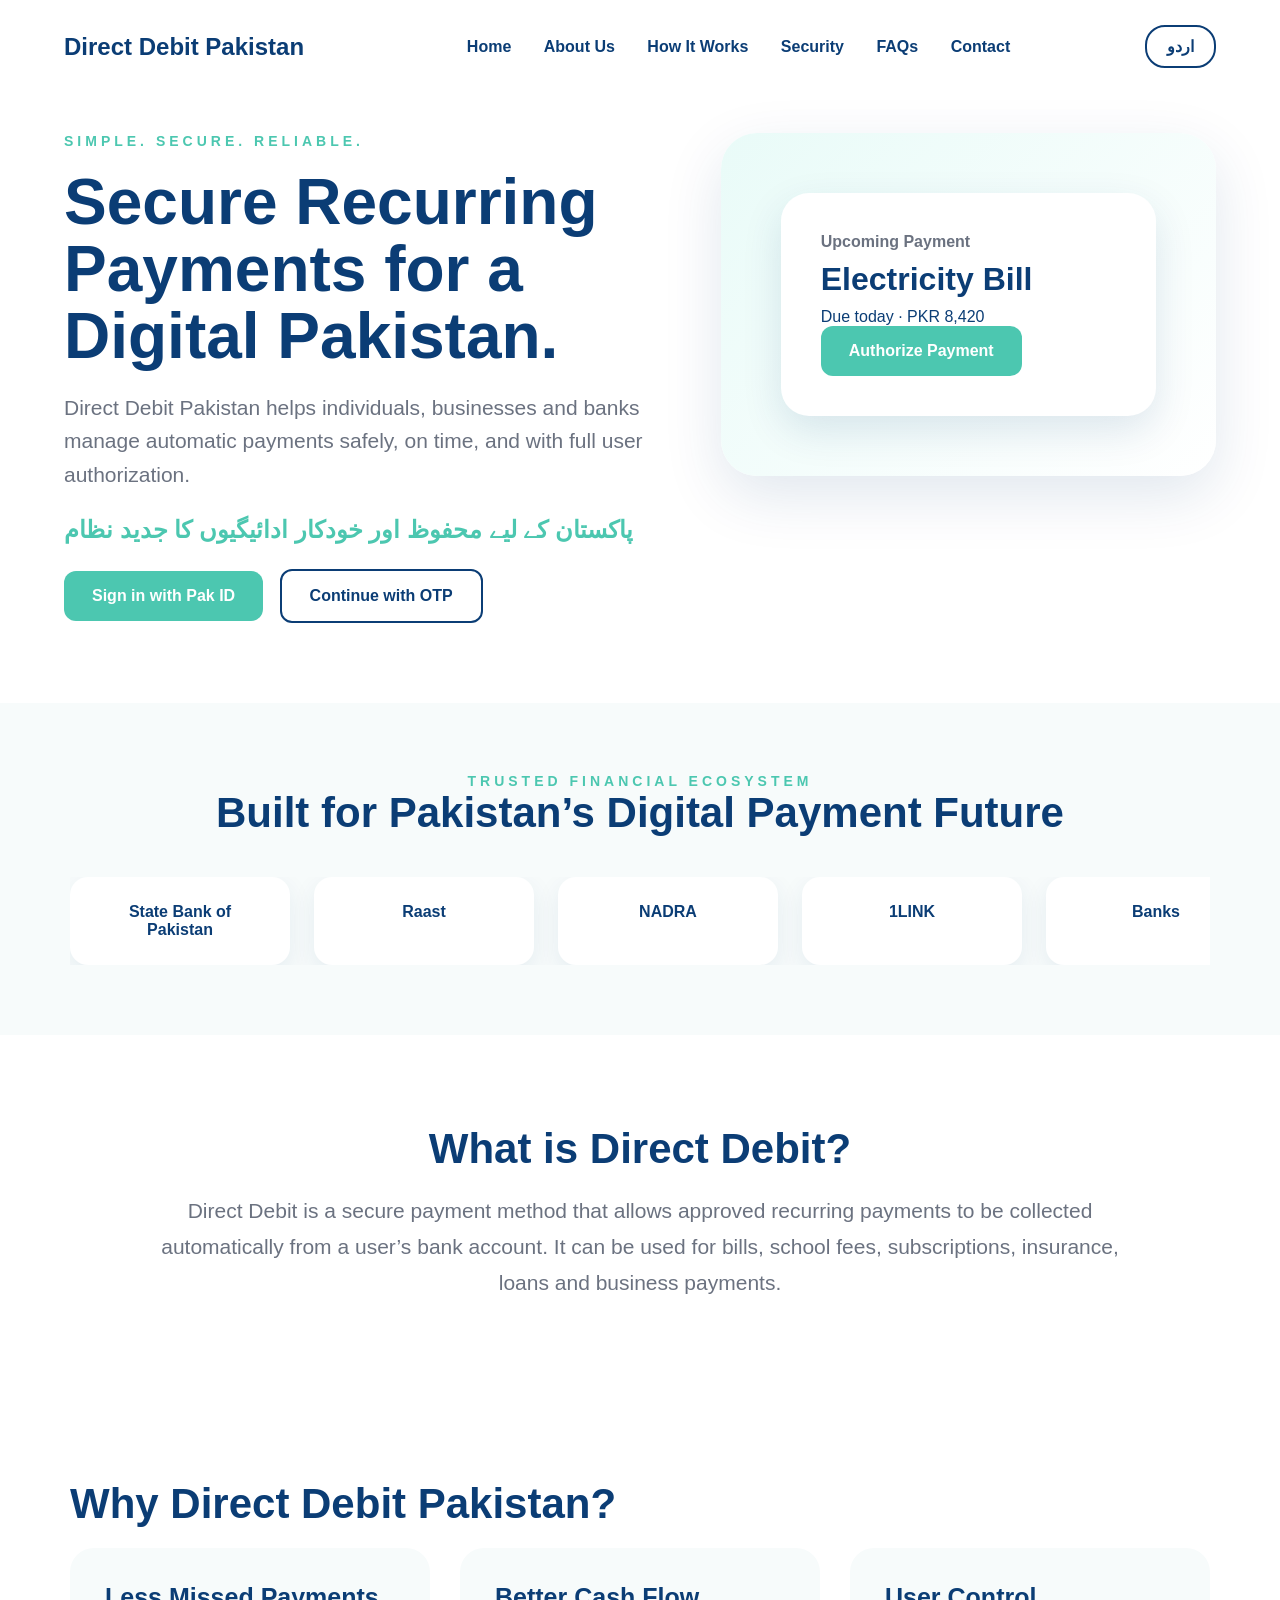
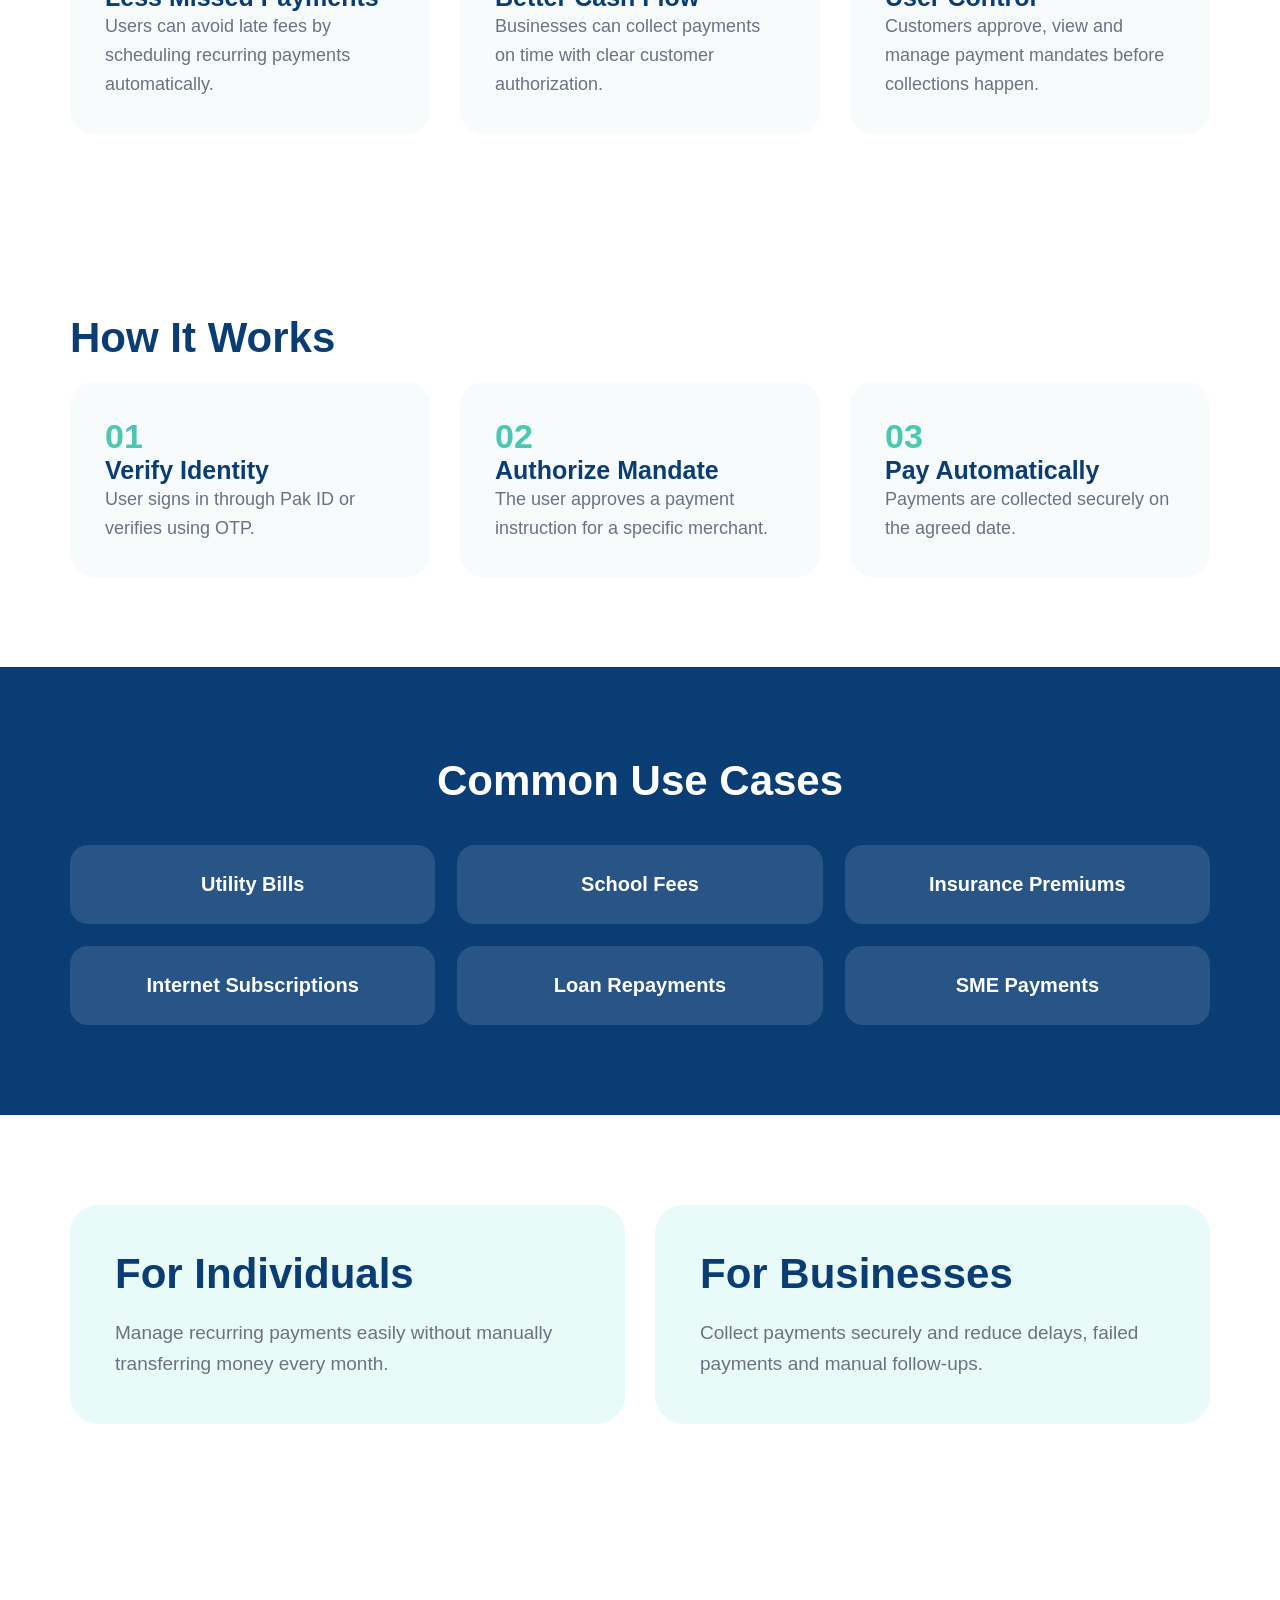
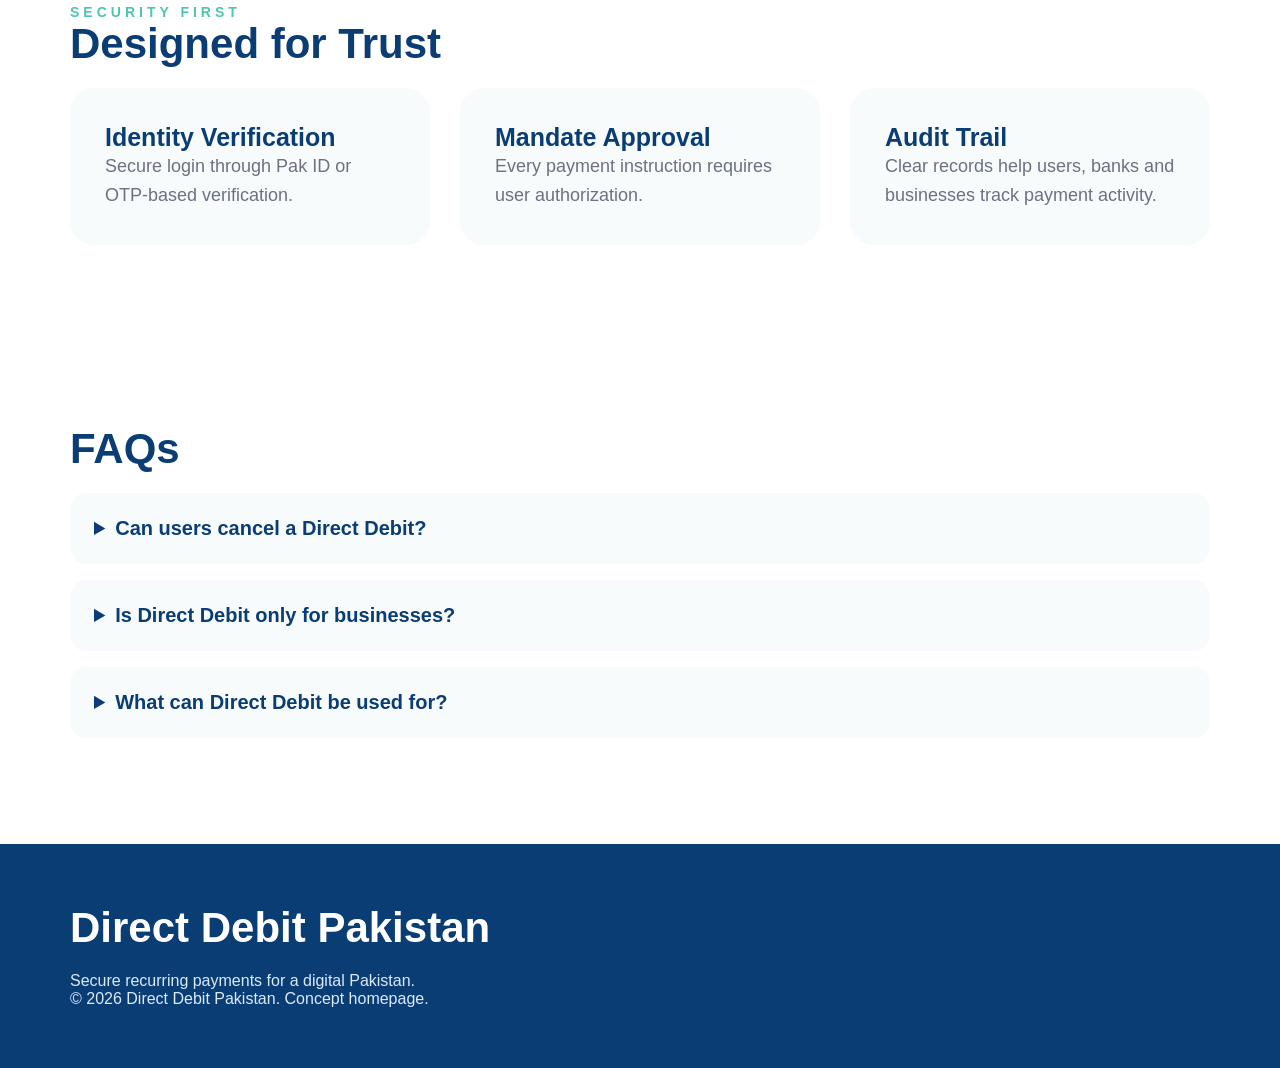
<file: index.html>
<!DOCTYPE html>
<html lang="en">
<head>
    <meta charset="UTF-8">
    <meta name="viewport" content="width=device-width, initial-scale=1.0">
    <title>Direct Debit Pakistan</title>
    <link rel="stylesheet" href="style.css">
</head>
<script>
const observer = new IntersectionObserver((entries) => {
    entries.forEach(entry => {
        if(entry.isIntersecting){
            entry.target.classList.add('show');
        }
    });
});

document.querySelectorAll('.fade-in').forEach((el)=>{
    observer.observe(el);
});
</script>







<body>

<header class="navbar">
    <div class="logo">Direct Debit Pakistan</div>

    <nav>
        <a href="#">Home</a>
        <a href="#about">About Us</a>
        <a href="#how">How It Works</a>
        <a href="#security">Security</a>
        <a href="#faqs">FAQs</a>
        <a href="#contact">Contact</a>
    </nav>

    <a href="urdu.html" class="language-btn">اردو</a>
</header>

<section class="hero">
    <div class="hero-text">
        <p class="eyebrow">SIMPLE. SECURE. RELIABLE.</p>

        <h1 id="hero-title">Secure Recurring Payments for a Digital Pakistan.</h1>

        <p class="subtitle">
            Direct Debit Pakistan helps individuals, businesses and banks manage automatic payments safely, on time, and with full user authorization.
        </p>

        <p class="urdu-line">
            پاکستان کے لیے محفوظ اور خودکار ادائیگیوں کا جدید نظام
        </p>

        <div class="hero-buttons">
            <button>Sign in with Pak ID</button>
            <button class="outline-btn">Continue with OTP</button>
        </div>
    </div>

    <div class="hero-card">
        <div class="payment-card">
            <p class="card-label">Upcoming Payment</p>
            <h3>Electricity Bill</h3>
            <p>Due today · PKR 8,420</p>
            <button>Authorize Payment</button>
        </div>
    </div>
</section>

<section class="partners">
    <p class="eyebrow">TRUSTED FINANCIAL ECOSYSTEM</p>
    <h2>Built for Pakistan’s Digital Payment Future</h2>

    <div class="logo-slider">
        <div class="logo-track">
            <div class="partner-logo">State Bank of Pakistan</div>
            <div class="partner-logo">Raast</div>
            <div class="partner-logo">NADRA</div>
            <div class="partner-logo">1LINK</div>
            <div class="partner-logo">Banks</div>
            <div class="partner-logo">Fintechs</div>

            <div class="partner-logo">State Bank of Pakistan</div>
            <div class="partner-logo">Raast</div>
            <div class="partner-logo">NADRA</div>
            <div class="partner-logo">1LINK</div>
            <div class="partner-logo">Banks</div>
            <div class="partner-logo">Fintechs</div>
        </div>
    </div>
</section>

<section class="about" id="about">
    <h2>What is Direct Debit?</h2>
    <p>
        Direct Debit is a secure payment method that allows approved recurring payments to be collected automatically from a user’s bank account. It can be used for bills, school fees, subscriptions, insurance, loans and business payments.
    </p>
</section>

<section class="why">
    <h2>Why Direct Debit Pakistan?</h2>

    <div class="grid">
        <div class="box">
            <h3>Less Missed Payments</h3>
            <p>Users can avoid late fees by scheduling recurring payments automatically.</p>
        </div>

        <div class="box">
            <h3>Better Cash Flow</h3>
            <p>Businesses can collect payments on time with clear customer authorization.</p>
        </div>

        <div class="box">
            <h3>User Control</h3>
            <p>Customers approve, view and manage payment mandates before collections happen.</p>
        </div>
    </div>
</section>

<section class="how" id="how">
    <h2>How It Works</h2>

    <div class="steps">
        <div class="step">
            <span>01</span>
            <h3>Verify Identity</h3>
            <p>User signs in through Pak ID or verifies using OTP.</p>
        </div>

        <div class="step">
            <span>02</span>
            <h3>Authorize Mandate</h3>
            <p>The user approves a payment instruction for a specific merchant.</p>
        </div>

        <div class="step">
            <span>03</span>
            <h3>Pay Automatically</h3>
            <p>Payments are collected securely on the agreed date.</p>
        </div>
    </div>
</section>

<section class="use-cases">
    <h2>Common Use Cases</h2>

    <div class="use-grid">
        <div>Utility Bills</div>
        <div>School Fees</div>
        <div>Insurance Premiums</div>
        <div>Internet Subscriptions</div>
        <div>Loan Repayments</div>
        <div>SME Payments</div>
    </div>
</section>

<section class="audience">
    <div>
        <h2>For Individuals</h2>
        <p>Manage recurring payments easily without manually transferring money every month.</p>
    </div>

    <div>
        <h2>For Businesses</h2>
        <p>Collect payments securely and reduce delays, failed payments and manual follow-ups.</p>
    </div>
</section>

<section class="security" id="security">
    <p class="eyebrow">SECURITY FIRST</p>
    <h2>Designed for Trust</h2>

    <div class="grid">
        <div class="box">
            <h3>Identity Verification</h3>
            <p>Secure login through Pak ID or OTP-based verification.</p>
        </div>

        <div class="box">
            <h3>Mandate Approval</h3>
            <p>Every payment instruction requires user authorization.</p>
        </div>

        <div class="box">
            <h3>Audit Trail</h3>
            <p>Clear records help users, banks and businesses track payment activity.</p>
        </div>
    </div>
</section>

<section class="faqs" id="faqs">
    <h2>FAQs</h2>

    <details>
        <summary>Can users cancel a Direct Debit?</summary>
        <p>Yes. Users should be able to view, manage or cancel active payment mandates.</p>
    </details>

    <details>
        <summary>Is Direct Debit only for businesses?</summary>
        <p>No. It benefits individuals, businesses, banks, fintechs and service providers.</p>
    </details>

    <details>
        <summary>What can Direct Debit be used for?</summary>
        <p>It can be used for bills, fees, subscriptions, insurance, rent and other recurring payments.</p>
    </details>
</section>

<footer id="contact">
    <h2>Direct Debit Pakistan</h2>
    <p>Secure recurring payments for a digital Pakistan.</p>
    <p>© 2026 Direct Debit Pakistan. Concept homepage.</p>
</footer>
<script src="script.js"></script>
</body>
</html>
</file>
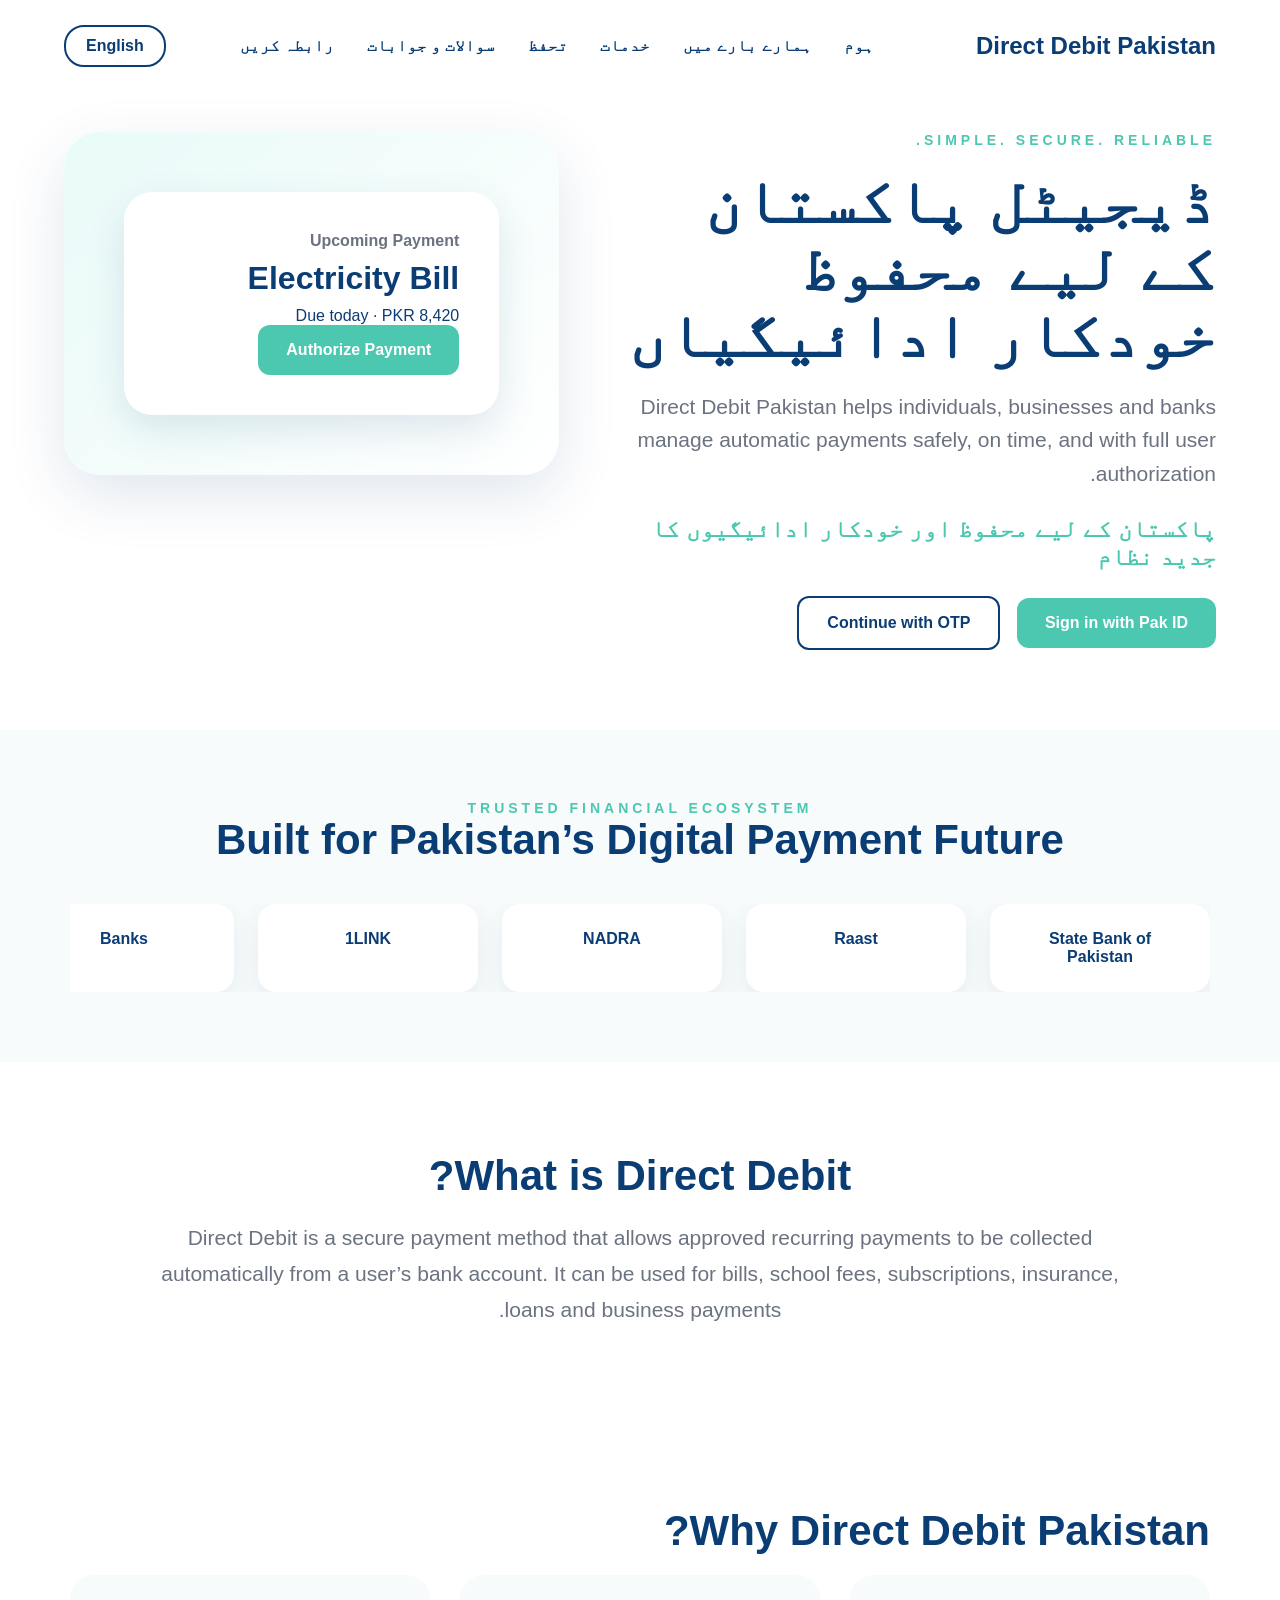
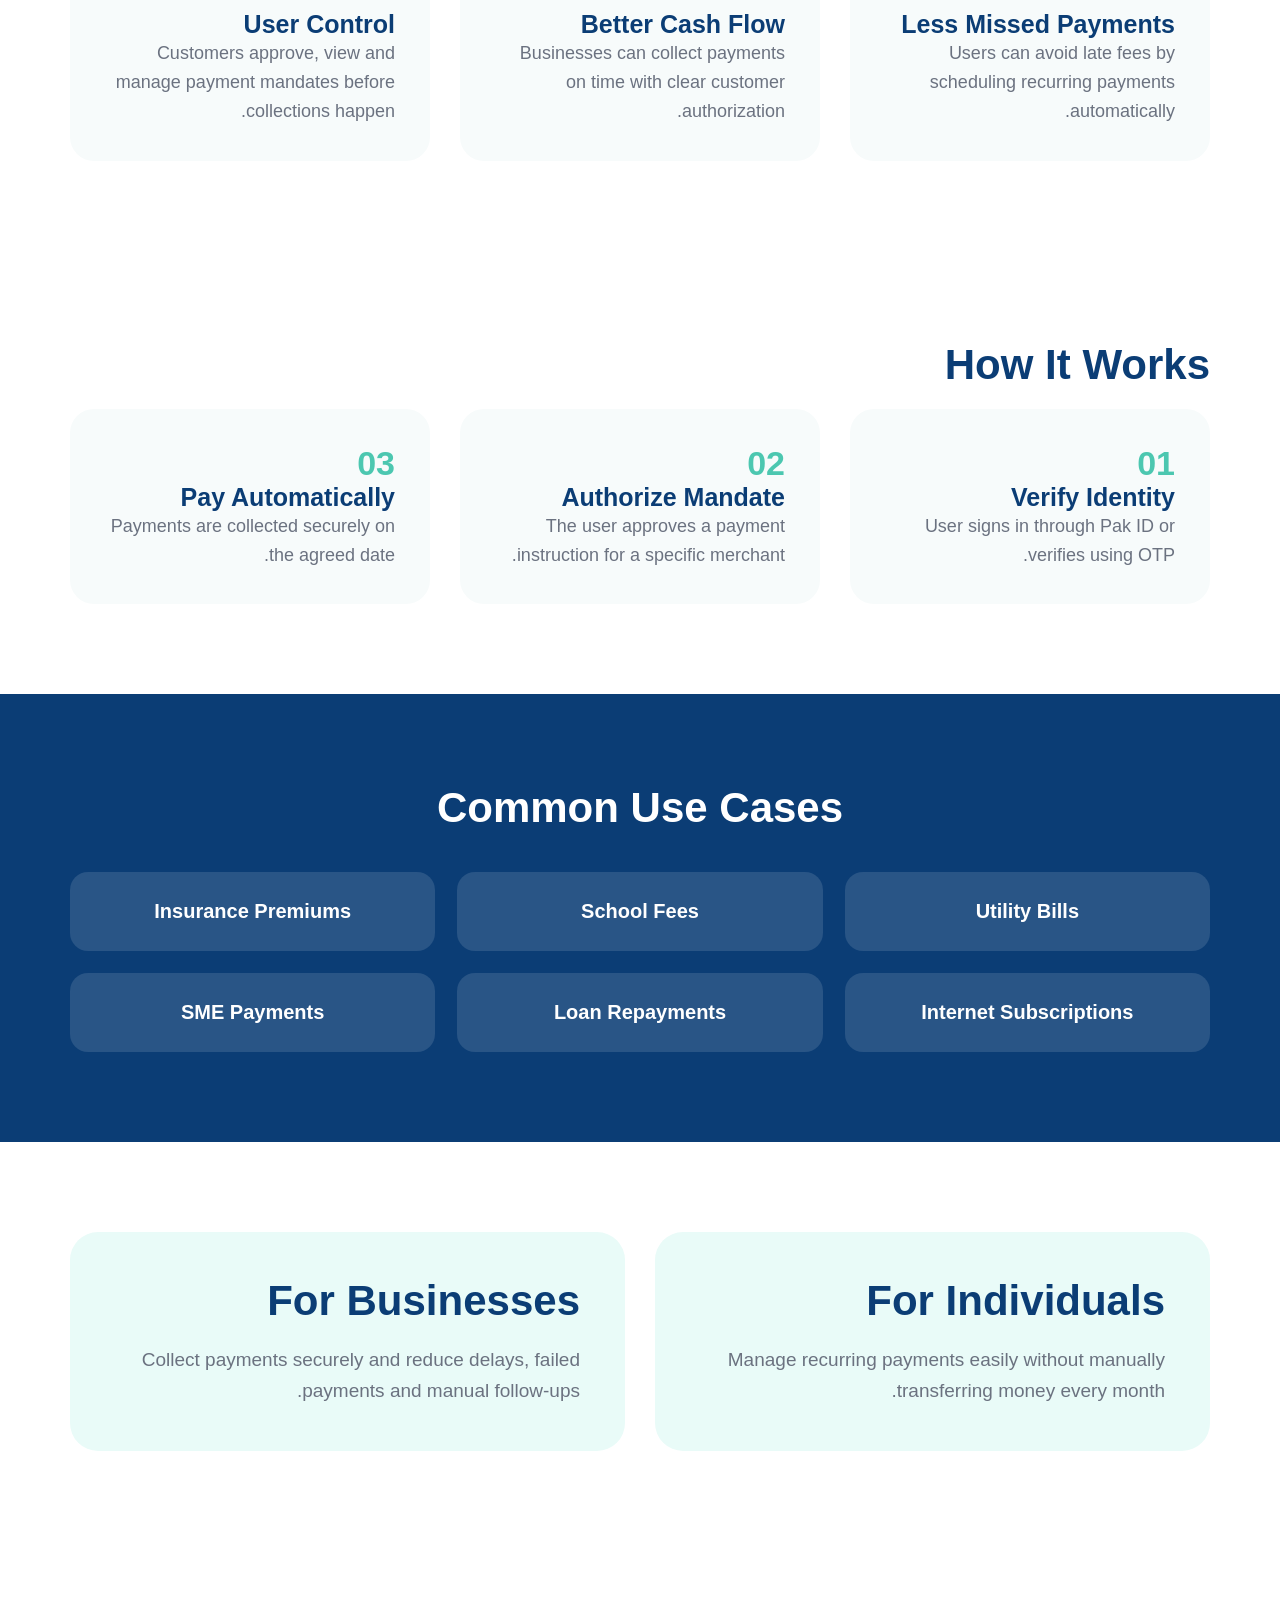
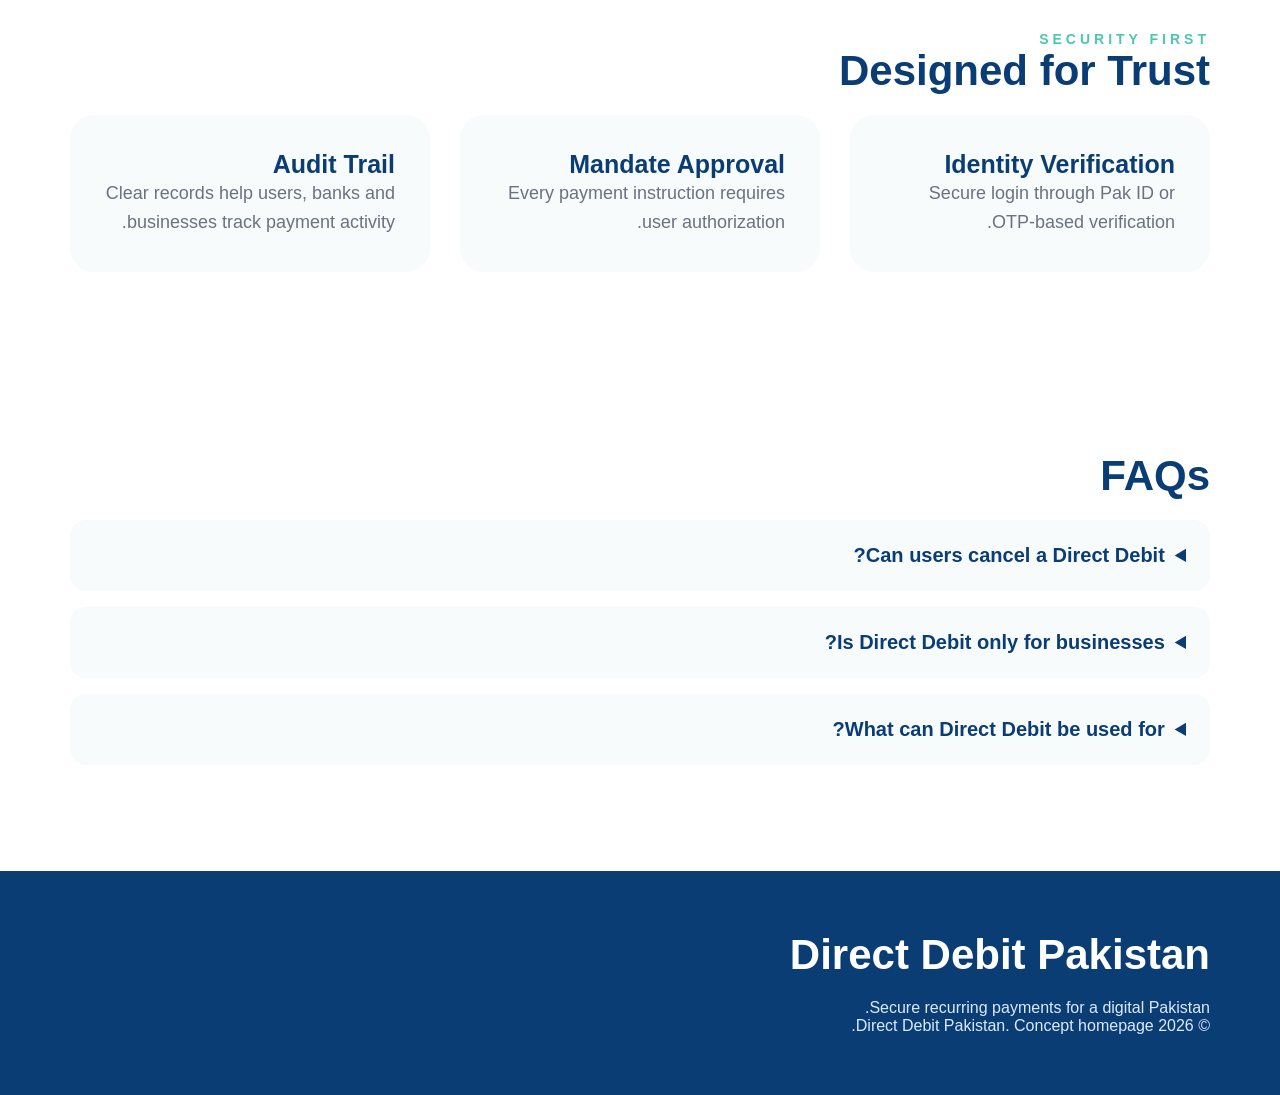
<file: urdu.html>
<!DOCTYPE html>
<html lang="ur" dir="rtl">
<head>
    <meta charset="UTF-8">
    <meta name="viewport" content="width=device-width, initial-scale=1.0">
    <title>Direct Debit Pakistan</title>
    <link rel="stylesheet" href="style.css">
</head>
<script>
const observer = new IntersectionObserver((entries) => {
    entries.forEach(entry => {
        if(entry.isIntersecting){
            entry.target.classList.add('show');
        }
    });
});

document.querySelectorAll('.fade-in').forEach((el)=>{
    observer.observe(el);
});
</script>






<body>

<header class="navbar">
    <div class="logo">Direct Debit Pakistan</div>

    <nav>
        <a href="#">ہوم</a>
        <a href="#about">ہمارے بارے میں</a>
        <a href="#how">خدمات</a>
        <a href="#security">تحفظ</a>
        <a href="#faqs">سوالات و جوابات</a>
        <a href="#contact">رابطہ کریں</a>
    </nav>

    <a href="index.html" class="language-btn">English</a>
</header>

<section class="hero">
    <div class="hero-text">
        <p class="eyebrow">SIMPLE. SECURE. RELIABLE.</p>

        <h1 id="hero-title">ڈیجیٹل پاکستان کے لیے محفوظ خودکار ادائیگیاں</h1>

        <p class="subtitle">
            Direct Debit Pakistan helps individuals, businesses and banks manage automatic payments safely, on time, and with full user authorization.
        </p>

        <p class="urdu-line">
            پاکستان کے لیے محفوظ اور خودکار ادائیگیوں کا جدید نظام
        </p>

        <div class="hero-buttons">
            <button>Sign in with Pak ID</button>
            <button class="outline-btn">Continue with OTP</button>
        </div>
    </div>

    <div class="hero-card">
        <div class="payment-card">
            <p class="card-label">Upcoming Payment</p>
            <h3>Electricity Bill</h3>
            <p>Due today · PKR 8,420</p>
            <button>Authorize Payment</button>
        </div>
    </div>
</section>

<section class="partners">
    <p class="eyebrow">TRUSTED FINANCIAL ECOSYSTEM</p>
    <h2>Built for Pakistan’s Digital Payment Future</h2>

    <div class="logo-slider">
        <div class="logo-track">
            <div class="partner-logo">State Bank of Pakistan</div>
            <div class="partner-logo">Raast</div>
            <div class="partner-logo">NADRA</div>
            <div class="partner-logo">1LINK</div>
            <div class="partner-logo">Banks</div>
            <div class="partner-logo">Fintechs</div>

            <div class="partner-logo">State Bank of Pakistan</div>
            <div class="partner-logo">Raast</div>
            <div class="partner-logo">NADRA</div>
            <div class="partner-logo">1LINK</div>
            <div class="partner-logo">Banks</div>
            <div class="partner-logo">Fintechs</div>
        </div>
    </div>
</section>

<section class="about" id="about">
    <h2>What is Direct Debit?</h2>
    <p>
        Direct Debit is a secure payment method that allows approved recurring payments to be collected automatically from a user’s bank account. It can be used for bills, school fees, subscriptions, insurance, loans and business payments.
    </p>
</section>

<section class="why">
    <h2>Why Direct Debit Pakistan?</h2>

    <div class="grid">
        <div class="box">
            <h3>Less Missed Payments</h3>
            <p>Users can avoid late fees by scheduling recurring payments automatically.</p>
        </div>

        <div class="box">
            <h3>Better Cash Flow</h3>
            <p>Businesses can collect payments on time with clear customer authorization.</p>
        </div>

        <div class="box">
            <h3>User Control</h3>
            <p>Customers approve, view and manage payment mandates before collections happen.</p>
        </div>
    </div>
</section>

<section class="how" id="how">
    <h2>How It Works</h2>

    <div class="steps">
        <div class="step">
            <span>01</span>
            <h3>Verify Identity</h3>
            <p>User signs in through Pak ID or verifies using OTP.</p>
        </div>

        <div class="step">
            <span>02</span>
            <h3>Authorize Mandate</h3>
            <p>The user approves a payment instruction for a specific merchant.</p>
        </div>

        <div class="step">
            <span>03</span>
            <h3>Pay Automatically</h3>
            <p>Payments are collected securely on the agreed date.</p>
        </div>
    </div>
</section>

<section class="use-cases">
    <h2>Common Use Cases</h2>

    <div class="use-grid">
        <div>Utility Bills</div>
        <div>School Fees</div>
        <div>Insurance Premiums</div>
        <div>Internet Subscriptions</div>
        <div>Loan Repayments</div>
        <div>SME Payments</div>
    </div>
</section>

<section class="audience">
    <div>
        <h2>For Individuals</h2>
        <p>Manage recurring payments easily without manually transferring money every month.</p>
    </div>

    <div>
        <h2>For Businesses</h2>
        <p>Collect payments securely and reduce delays, failed payments and manual follow-ups.</p>
    </div>
</section>

<section class="security" id="security">
    <p class="eyebrow">SECURITY FIRST</p>
    <h2>Designed for Trust</h2>

    <div class="grid">
        <div class="box">
            <h3>Identity Verification</h3>
            <p>Secure login through Pak ID or OTP-based verification.</p>
        </div>

        <div class="box">
            <h3>Mandate Approval</h3>
            <p>Every payment instruction requires user authorization.</p>
        </div>

        <div class="box">
            <h3>Audit Trail</h3>
            <p>Clear records help users, banks and businesses track payment activity.</p>
        </div>
    </div>
</section>

<section class="faqs" id="faqs">
    <h2>FAQs</h2>

    <details>
        <summary>Can users cancel a Direct Debit?</summary>
        <p>Yes. Users should be able to view, manage or cancel active payment mandates.</p>
    </details>

    <details>
        <summary>Is Direct Debit only for businesses?</summary>
        <p>No. It benefits individuals, businesses, banks, fintechs and service providers.</p>
    </details>

    <details>
        <summary>What can Direct Debit be used for?</summary>
        <p>It can be used for bills, fees, subscriptions, insurance, rent and other recurring payments.</p>
    </details>
</section>

<footer id="contact">
    <h2>Direct Debit Pakistan</h2>
    <p>Secure recurring payments for a digital Pakistan.</p>
    <p>© 2026 Direct Debit Pakistan. Concept homepage.</p>
</footer>
<script src="script.js"></script>
</body>
</html>
</file>
<file: style.css>
* {
    margin: 0;
    padding: 0;
    box-sizing: border-box;
}

body {
    margin: 0;
}


* {
    box-sizing: border-box;
}
.box,
.step,
.partner-logo,
.audience div {
    transition: all 0.3s ease;
}

.box:hover,
.step:hover,
.partner-logo:hover,
.audience div:hover {
    transform: translateY(-8px);
}
body {
    margin: 0;
    font-family: 'Inter', sans-serif;
    color: #0B3D75;
    background: #ffffff;
}
html {
    scroll-behavior: smooth;
}
.navbar {
    display: flex;
    justify-content: space-between;
    align-items: center;
    padding: 25px 5%;
}
button {
    transition: all 0.3s ease;
}

.fade-in {
    opacity: 0;
    transform: translateY(40px);
    transition: all 0.8s ease;
}

.fade-in.show {
    opacity: 1;
    transform: translateY(0);
}

.payment-card {
    animation: float 4s ease-in-out infinite;
}

@keyframes float {

    0% {
        transform: translateY(0);
    }

    50% {
        transform: translateY(-10px);
    }

    100% {
        transform: translateY(0);
    }
}

button:hover {
    transform: translateY(-3px);
}
.logo {
    font-size: 24px;
    font-weight: 800;
}

nav a {
    text-decoration: none;
    color: #0B3D75;
    margin-left: 28px;
    font-weight: 700;
}

.language-btn {
    background: white;
    color: #0B3D75;
    border: 2px solid #0B3D75;
    border-radius: 20px;
    padding: 10px 20px;
    font-weight: bold;
}

.hero {
    display: flex;
    align-items: flex-start;
    justify-content: space-between;
    padding: 40px 5% 80px;
    min-height: auto;
    gap: 60px;
}

.hero-text {
    width: 55%;
}

.eyebrow {
    color: #4CC7B0;
    font-weight: 800;
    letter-spacing: 4px;
    font-size: 14px;
}

h1 {
    font-size: 64px;
    line-height: 1.05;
    margin: 20px 0;
}

h2 {
    font-size: 42px;
    margin-bottom: 20px;
}

.subtitle {
    font-size: 21px;
    color: #6B7280;
    line-height: 1.6;
    max-width: 680px;
}

.urdu-line {
    font-size: 24px;
    color: #4CC7B0;
    font-weight: bold;
    margin: 25px 0;
}

button {
    background: #4CC7B0;
    color: white;
    border: none;
    padding: 16px 28px;
    border-radius: 12px;
    font-size: 16px;
    font-weight: 800;
    cursor: pointer;
}

button:hover {
    background: #3bb39f;
}

.outline-btn {
    background: white;
    color: #0B3D75;
    border: 2px solid #0B3D75;
    margin-left: 12px;
}

.hero-card {
    width: 45%;
    background: linear-gradient(135deg, #e9fbf8, #ffffff);
    border-radius: 36px;
    padding: 60px;
    box-shadow: 0 20px 60px rgba(11, 61, 117, 0.12);
}

.payment-card {
    background: white;
    border-radius: 28px;
    padding: 40px;
    box-shadow: 0 15px 40px rgba(11, 61, 117, 0.12);
}

.payment-card h3 {
    font-size: 32px;
    margin: 10px 0;
}

.card-label {
    color: #6B7280;
    font-weight: bold;
}

.partners {
    padding: 70px;
    text-align: center;
    overflow: hidden;
    background: #f7fbfb;
}

.logo-slider {
    overflow: hidden;
    margin-top: 40px;
}

.logo-track {
    display: flex;
    gap: 24px;
    animation: slide 22s linear infinite;
}

.partner-logo {
    min-width: 220px;
    background: white;
    border-radius: 18px;
    padding: 26px 30px;
    font-weight: 800;
    box-shadow: 0 8px 25px rgba(11, 61, 117, 0.08);
}

@keyframes slide {
    from {
        transform: translateX(0);
    }

    to {
        transform: translateX(-50%);
    }
}

.about {
    padding: 90px 160px;
    text-align: center;
}

.about p {
    color: #6B7280;
    font-size: 21px;
    line-height: 1.7;
}

.why,
.how,
.security,
.faqs {
    padding: 90px 70px;
}

.grid,
.steps {
    display: flex;
    gap: 30px;
}

.box,
.step {
    flex: 1;
    background: #f7fbfb;
    padding: 35px;
    border-radius: 24px;
}

.box h3,
.step h3 {
    font-size: 25px;
}

.box p,
.step p {
    color: #6B7280;
    font-size: 18px;
    line-height: 1.6;
}

.step span {
    color: #4CC7B0;
    font-size: 34px;
    font-weight: 900;
}

.use-cases {
    padding: 90px 70px;
    background: #0B3D75;
    color: white;
    text-align: center;
}

.use-grid {
    display: grid;
    grid-template-columns: repeat(3, 1fr);
    gap: 22px;
    margin-top: 40px;
}

.use-grid div {
    background: rgba(255, 255, 255, 0.12);
    padding: 28px;
    border-radius: 18px;
    font-size: 20px;
    font-weight: bold;
}

.audience {
    display: flex;
    gap: 30px;
    padding: 90px 70px;
}

.audience div {
    flex: 1;
    background: #e9fbf8;
    padding: 45px;
    border-radius: 28px;
}

.audience p {
    color: #6B7280;
    font-size: 19px;
    line-height: 1.6;
}

.faqs details {
    background: #f7fbfb;
    margin-bottom: 16px;
    padding: 24px;
    border-radius: 16px;
}

.faqs summary {
    font-size: 20px;
    font-weight: bold;
    cursor: pointer;
}

.faqs p {
    color: #6B7280;
    font-size: 18px;
}

footer {
    background: #0B3D75;
    color: white;
    padding: 60px 70px;
}

footer p {
    color: #dbeafe;
}

@media (max-width: 900px) {
    .navbar,
    .hero,
    .grid,
    .steps,
    .audience {
        flex-direction: column;
        align-items: flex-start;
    }

    nav {
        display: none;
    }

    .hero-text,
    .hero-card {
        width: 100%;
    }

    h1 {
        font-size: 42px;
    }

    h2 {
        font-size: 34px;
    }

    .about {
        padding: 60px 30px;
    }

    .why,
    .how,
    .security,
    .faqs,
    .partners,
    .use-cases,
    .audience,
    .hero,
    .navbar,
    footer {
        padding-left: 30px;
        padding-right: 30px;
    }

    .use-grid {
        grid-template-columns: 1fr;
    }

    .outline-btn {
        margin-left: 0;
        margin-top: 12px;
    }
}
html[dir="rtl"] body {
    direction: rtl;
}

html[dir="rtl"] .navbar,
html[dir="rtl"] .hero,
html[dir="rtl"] .grid,
html[dir="rtl"] .steps,
html[dir="rtl"] .audience {
    direction: rtl;
}

html[dir="rtl"] nav a {
    margin-left: 0;
    margin-right: 28px;
}

html[dir="rtl"] .outline-btn {
    margin-left: 0;
    margin-right: 12px;
}

html[dir="rtl"] .step,
html[dir="rtl"] .box,
html[dir="rtl"] .audience div {
    text-align: right;
}

.language-btn {
    text-decoration: none;
    display: inline-block;
}
</file>
